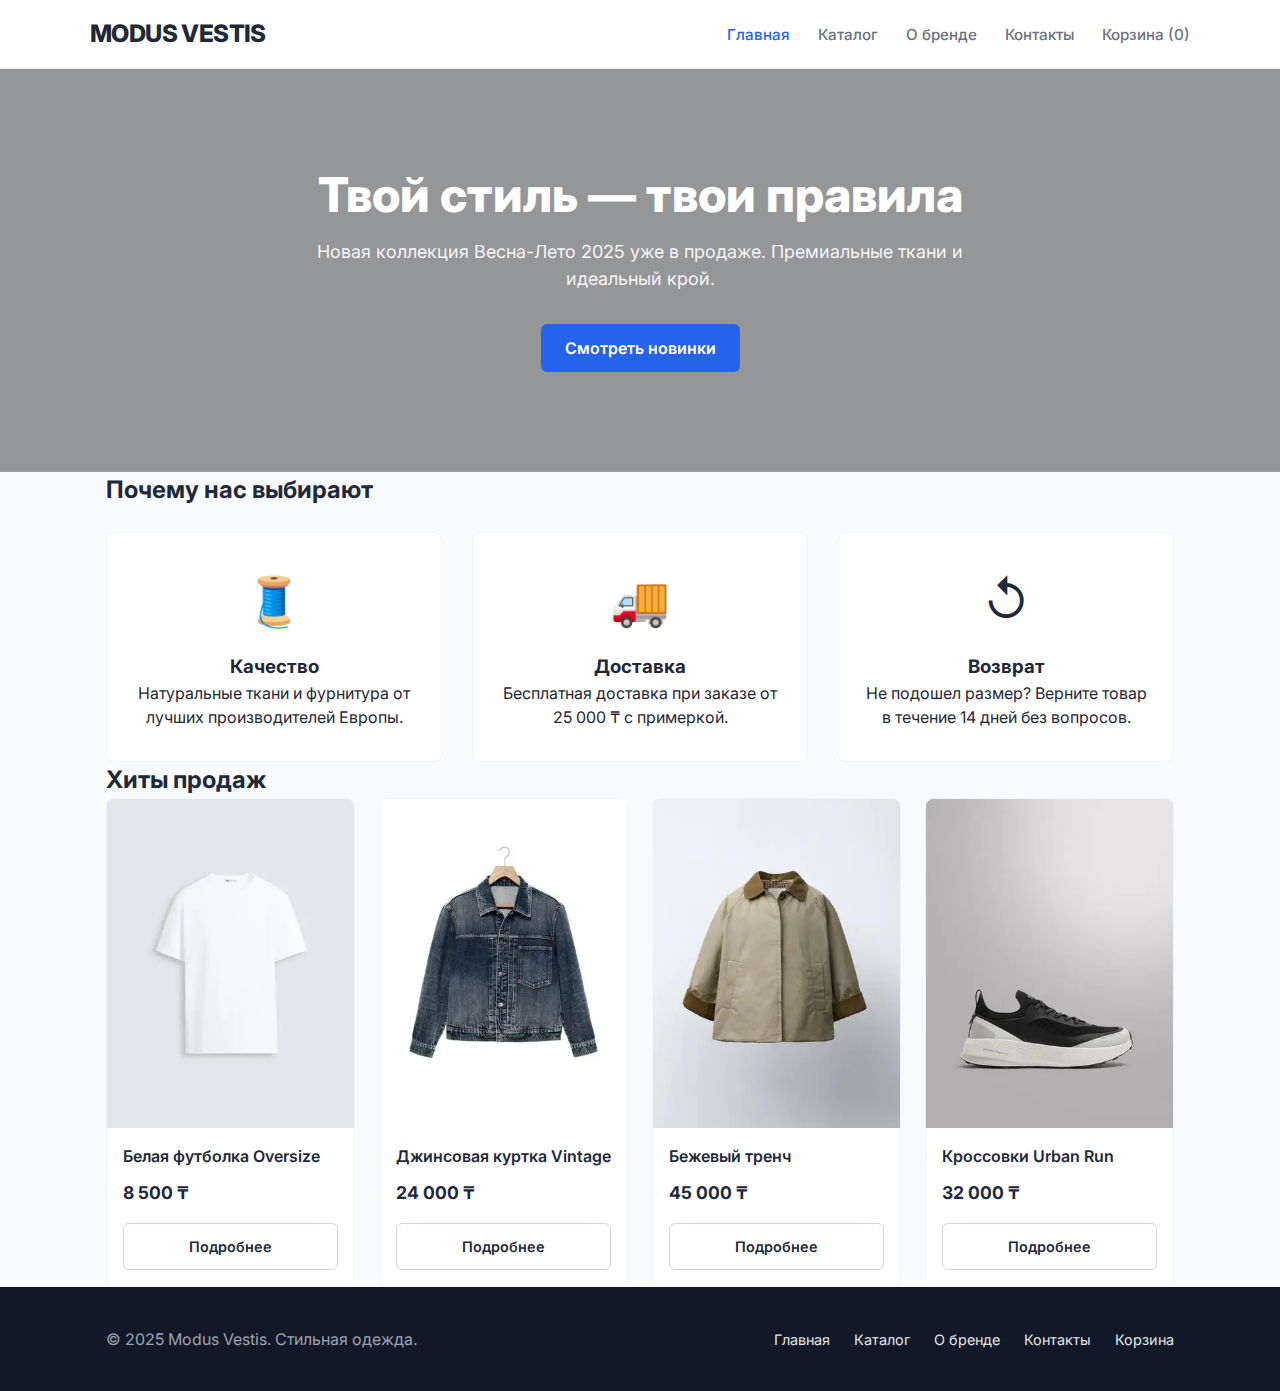
<file: xdxdxd/index.html>
<!doctype html>
<html lang="ru">
<head>
  <meta charset="utf-8" />
  <meta name="viewport" content="width=device-width,initial-scale=1" />
  <title>TrendStore — Стильная одежда</title>
  <link href="https://fonts.googleapis.com/css2?family=Inter:wght@300;400;500;600;700;800&display=swap" rel="stylesheet">
  <link rel="stylesheet" href="reset.css">
  <link rel="stylesheet" href="styles.css">
  <script src="script.js" defer></script>
</head>
<body>
  <header class="site-header">
    <div class="container header-inner">
      <div class="logo">
        <span>Modus Vestis</span>
      </div>
      
      <!-- Кнопка Гамбургер -->
      <button class="hamburger" aria-label="Меню">
        <span></span>
        <span></span>
        <span></span>
      </button>

      <nav class="main-nav">
        <a href="index.html" class="active">Главная</a>
        <a href="catalog.html">Каталог</a>
        <a href="about.html">О бренде</a>
        <a href="contacts.html">Контакты</a>
        <a href="cart.html">Корзина <span id="cart-count">(0)</span></a>
      </nav>
    </div>
  </header>

  <main>
    <section class="hero">
      <div class="container hero-content">
        <h1>Твой стиль — твои правила</h1>
        <p>Новая коллекция Весна-Лето 2025 уже в продаже. Премиальные ткани и идеальный крой.</p>
        <a class="btn btn-primary" href="catalog.html">Смотреть новинки</a>
      </div>
    </section>

    <section class="intro container">
      <h2>Почему нас выбирают</h2>
      <div class="features">
        <div class="feature">
          <span class="feature-icon">🧵</span>
          <h3>Качество</h3>
          <p>Натуральные ткани и фурнитура от лучших производителей Европы.</p>
        </div>
        <div class="feature">
          <span class="feature-icon">🚚</span>
          <h3>Доставка</h3>
          <p>Бесплатная доставка при заказе от 25 000 ₸ с примеркой.</p>
        </div>
        <div class="feature">
          <span class="feature-icon">↺</span>
          <h3>Возврат</h3>
          <p>Не подошел размер? Верните товар в течение 14 дней без вопросов.</p>
        </div>
      </div>
    </section>

    <section class="preview container">
      <h2>Хиты продаж</h2>
      <div class="grid-catalog" style="grid-template-columns: repeat(4, 1fr);">
        
        <article class="card">
          <img src="img/belaya-futbolka.webp" alt="белая футболка">
          <div class="card-body">
            <h3>Белая футболка Oversize</h3>
            <p class="price">8 500 ₸</p>
            <a class="btn btn-secondary" href="catalog.html">Подробнее</a>
          </div>
        </article>

        <article class="card">
          <img src="img/jeans-kurtka.webp" alt="Джинсовая куртка">
          <div class="card-body">
            <h3>Джинсовая куртка Vintage</h3>
            <p class="price">24 000 ₸</p>
            <a class="btn btn-secondary" href="catalog.html">Подробнее</a>
          </div>
        </article>

        <article class="card">
          <img src="img/trench.webp" alt="Плащ">
          <div class="card-body">
            <h3>Бежевый тренч</h3>
            <p class="price">45 000 ₸</p>
            <a class="btn btn-secondary" href="catalog.html">Подробнее</a>
          </div>
        </article>
        
        <article class="card">
            <img src="img/krossovki.webp" alt="Кроссовки">
            <div class="card-body">
              <h3>Кроссовки Urban Run</h3>
              <p class="price">32 000 ₸</p>
              <a class="btn btn-secondary" href="catalog.html">Подробнее</a>
            </div>
          </article>

      </div>
    </section>
  </main>

  <footer class="site-footer">
    <div class="container footer-inner">
      <p>© 2025 Modus Vestis. Стильная одежда.</p>
      <nav class="footer-nav">
        <a href="index.html">Главная</a>
        <a href="catalog.html">Каталог</a>
        <a href="about.html">О бренде</a>
        <a href="contacts.html">Контакты</a>
        <a href="cart.html">Корзина</a>
      </nav>
    </div>
  </footer>
</body>
</html>
</file>
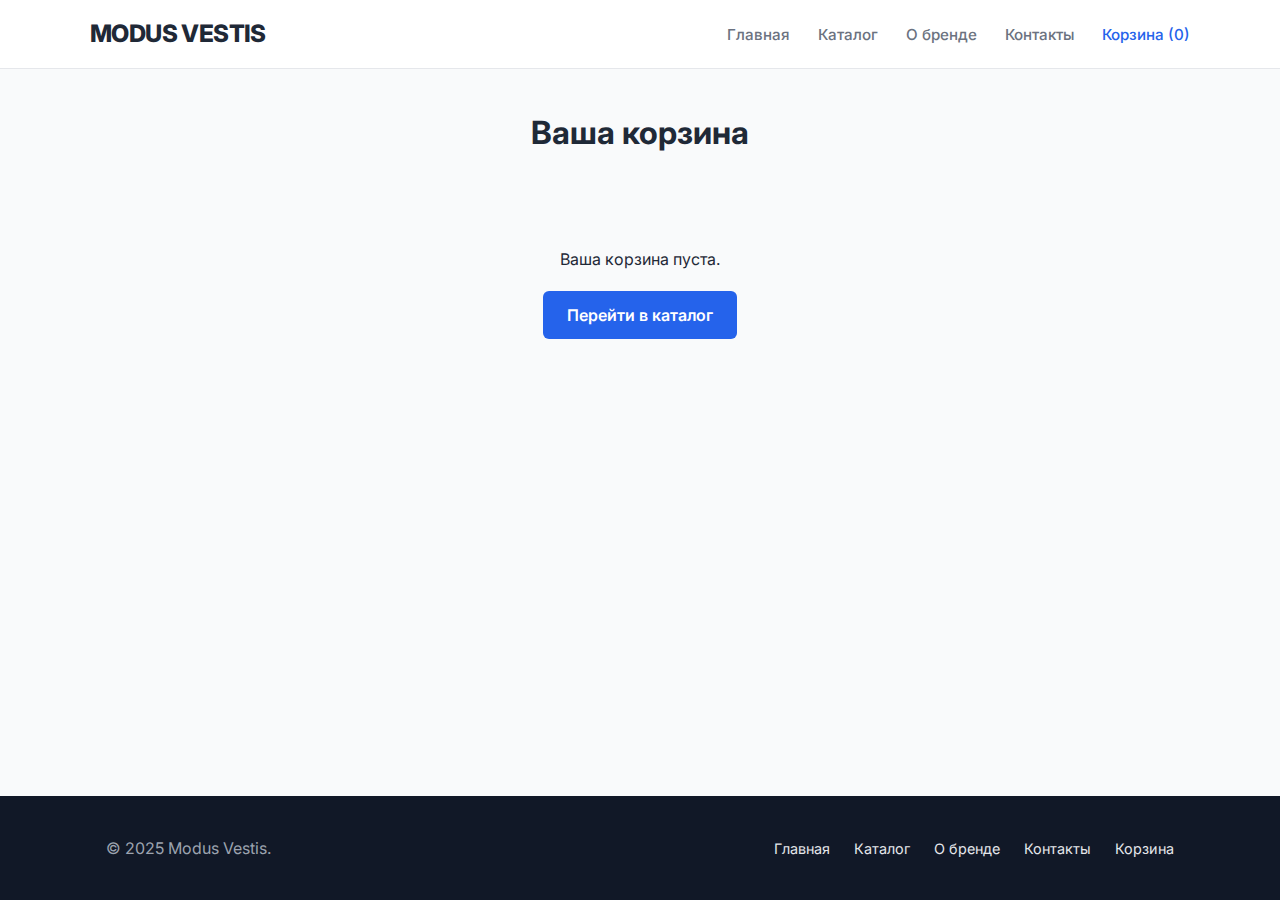
<file: xdxdxd/cart.html>
<!doctype html>
<html lang="ru">
<head>
  <meta charset="utf-8" />
  <meta name="viewport" content="width=device-width,initial-scale=1" />
  <title>TrendStore — Корзина</title>
  <link rel="icon" href="img/bazardomov_logo.webp" type="image/webp">
  <link href="https://fonts.googleapis.com/css2?family=Inter:wght@300;400;600;700&display=swap" rel="stylesheet">
  <link rel="stylesheet" href="reset.css">
  <link rel="stylesheet" href="styles.css">
  <script src="script.js" defer></script>
</head>
<body>
  <header class="site-header">
    <div class="container header-inner">
      <div class="logo">
        <span>Modus Vestis</span>
      </div>

            <!-- Кнопка Гамбургер-->
      <button class="hamburger" aria-label="Меню">
        <span></span>
        <span></span>
        <span></span>
      </button>

      <nav class="main-nav">
        <a href="index.html">Главная</a>
        <a href="catalog.html">Каталог</a>
        <a href="about.html">О бренде</a>
        <a href="contacts.html">Контакты</a>
        <a href="cart.html" class="active">Корзина <span id="cart-count">(0)</span></a>
      </nav>
    </div>
  </header>

  <main class="container" style="padding: 40px 16px; flex: 1;">
    <h1 style="margin-bottom: 30px;">Ваша корзина</h1>
    
    <div id="cart-container">
    </div>
  </main>
  
  <div class="toast-container" id="toast-container"></div>

  <footer class="site-footer">
    <div class="container footer-inner">
      <p>© 2025 Modus Vestis.</p>
      <nav class="footer-nav">
        <a href="index.html">Главная</a>
        <a href="catalog.html">Каталог</a>
        <a href="about.html">О бренде</a>
        <a href="contacts.html">Контакты</a>
        <a href="cart.html">Корзина</a>
      </nav>
    </div>
  </footer>
</body>
</html>
</file>
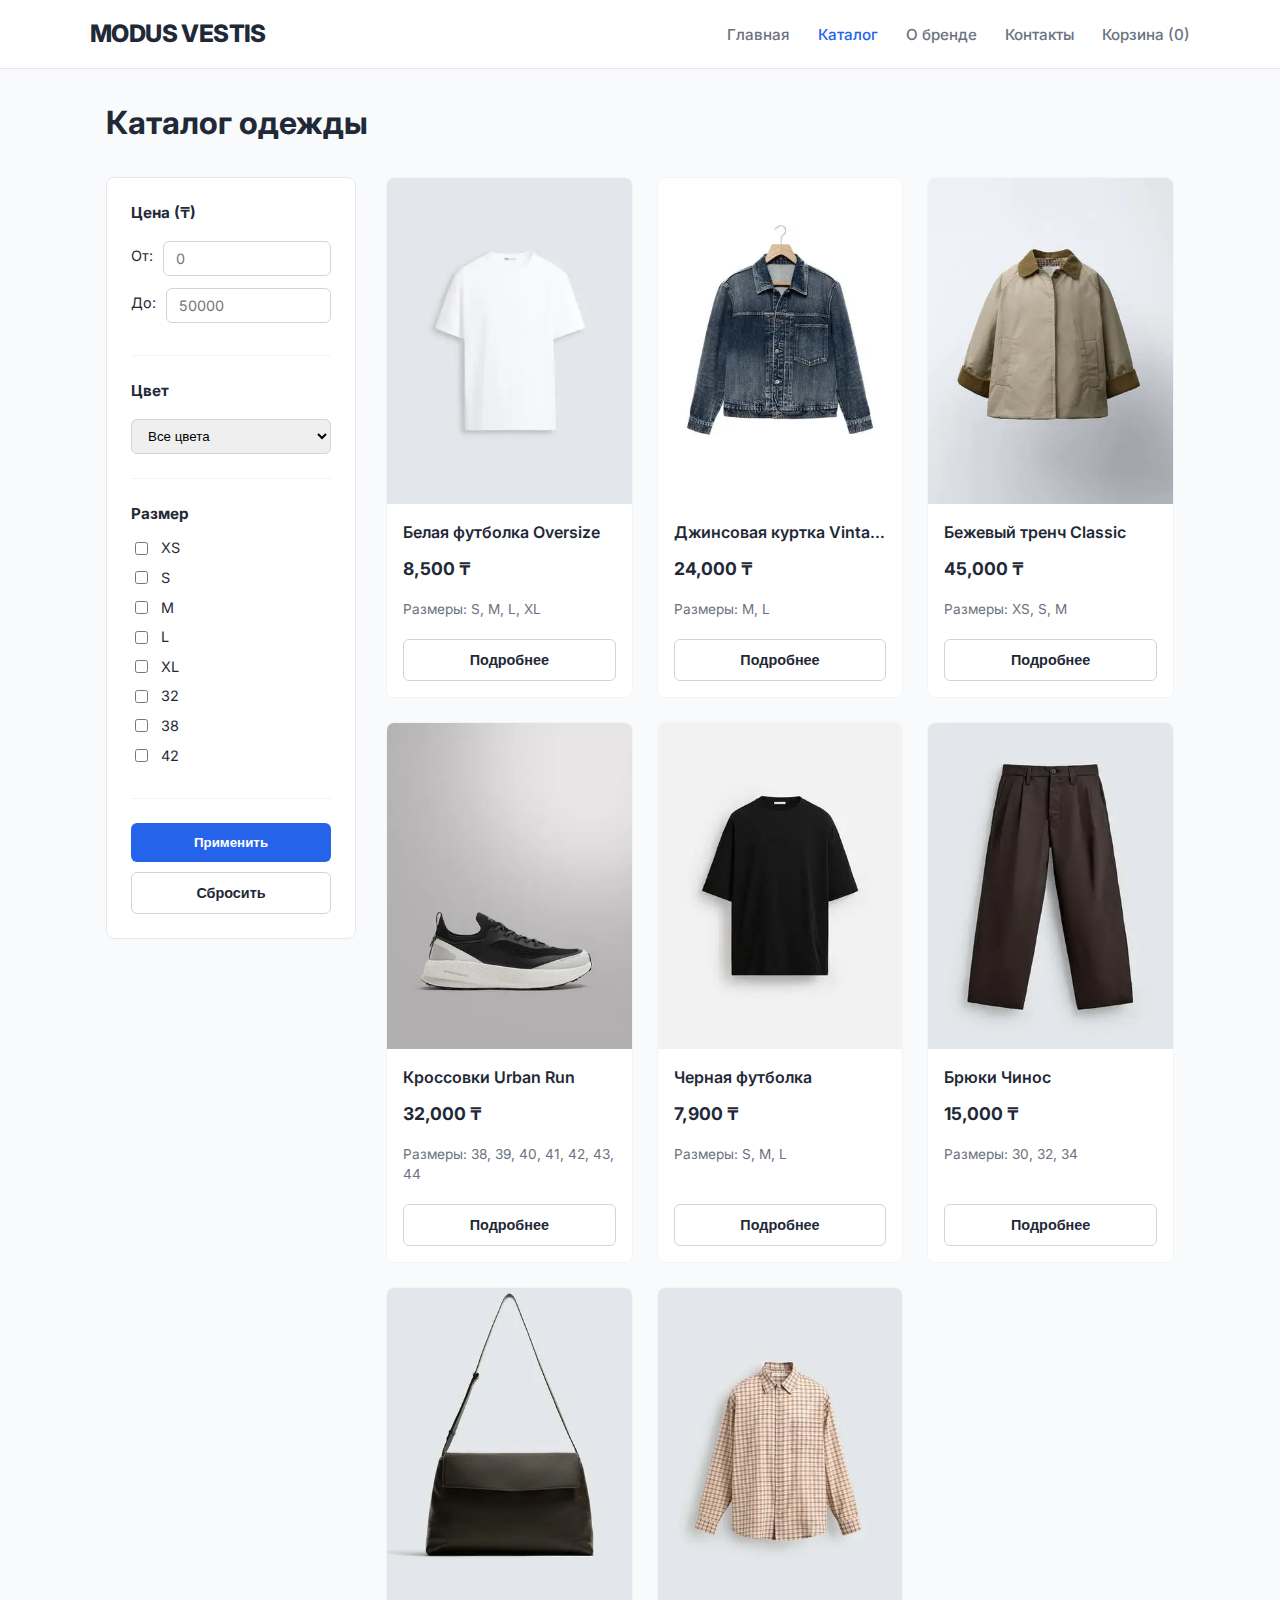
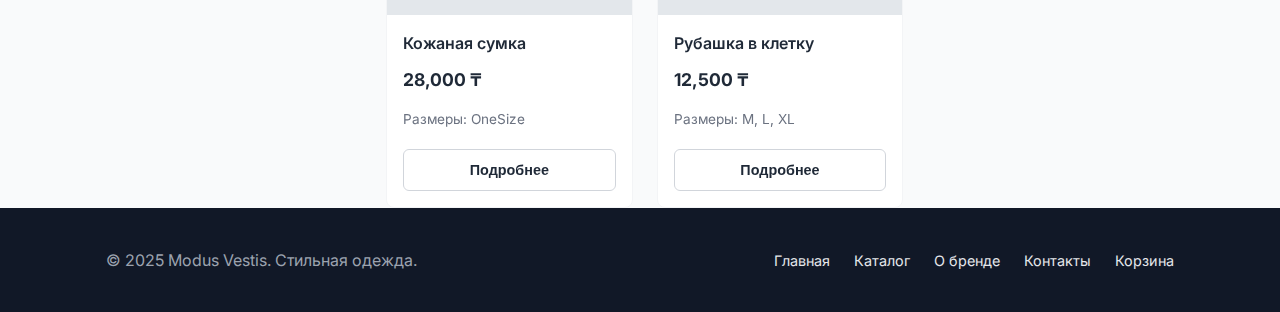
<file: xdxdxd/catalog.html>
<!DOCTYPE html>
<html lang="ru">
  <head>
    <meta charset="utf-8" />
    <meta name="viewport" content="width=device-width,initial-scale=1" />
    <title>TrendStore — Каталог</title>
    <link rel="icon" href="img/bazardomov_logo.webp" type="image/webp">
    <link href="https://fonts.googleapis.com/css2?family=Inter:wght@300;400;600;700&display=swap" rel="stylesheet"/>
    <link rel="stylesheet" href="reset.css">
    <link rel="stylesheet" href="styles.css">
    <script src="script.js" defer></script>
  </head>
  <body>
    <header class="site-header">
      <div class="container header-inner">
        <div class="logo">
          <span>Modus Vestis</span>
        </div>

              <!-- Кнопка Гамбургер-->
      <button class="hamburger" aria-label="Меню">
        <span></span>
        <span></span>
        <span></span>
      </button>

        <nav class="main-nav">
          <a href="index.html">Главная</a>
          <a href="catalog.html" class="active">Каталог</a>
          <a href="about.html">О бренде</a>
          <a href="contacts.html">Контакты</a>
          <a href="cart.html">Корзина <span id="cart-count">(0)</span></a>
        </nav>
      </div>
    </header>

    <main class="container">
      <section class="catalog">
        <h1 style="margin-top: 30px;">Каталог одежды</h1>
        
        <div class="catalog-container">
          <aside class="catalog-sidebar">
            <div class="filter-group">
              <h4>Цена (₸)</h4>
              <label>
                <span>От:</span> <input type="number" id="price-min" placeholder="0">
              </label>
              <label>
                <span>До:</span> <input type="number" id="price-max" placeholder="50000">
              </label>
            </div>

            <div class="filter-group">
              <h4>Цвет</h4>
              <select id="color-filter">
                <option value="all">Все цвета</option>
                <option value="white">Белый</option>
                <option value="black">Черный</option>
                <option value="blue">Синий</option>
                <option value="beige">Бежевый</option>
                <option value="brown">Коричневый</option>
                <option value="red">Красный</option>
              </select>
            </div>

            <div class="filter-group">
              <h4>Размер</h4>
              <label><input type="checkbox" name="size" value="XS"> XS</label>
              <label><input type="checkbox" name="size" value="S"> S</label>
              <label><input type="checkbox" name="size" value="M"> M</label>
              <label><input type="checkbox" name="size" value="L"> L</label>
              <label><input type="checkbox" name="size" value="XL"> XL</label>
              <label><input type="checkbox" name="size" value="32"> 32</label>
              <label><input type="checkbox" name="size" value="38"> 38</label>
              <label><input type="checkbox" name="size" value="42"> 42</label>
            </div>

            <button class="btn btn-primary" style="width: 100%" onclick="applyFilters()">Применить</button>
            <button class="btn btn-secondary" style="width: 100%; margin-top: 10px;" onclick="resetFilters()">Сбросить</button>
          </aside>

          <div class="catalog-main">
            <div id="catalog-grid" class="grid-catalog">
            </div>
          </div>
        </div>
      </section>
    </main>

    <!-- Универсальное модальное окно -->
    <div id="product-modal" class="modal">
      <div class="modal-content">
        <a href="#" class="modal-close" onclick="closeModal(event)">×</a>
        <div class="modal-body-grid" id="modal-body">
        </div>
      </div>
    </div>

    <div class="toast-container" id="toast-container"></div>

    <footer class="site-footer">
      <div class="container footer-inner">
        <p>© 2025 Modus Vestis. Стильная одежда.</p>
        <nav class="footer-nav">
          <a href="index.html">Главная</a>
          <a href="catalog.html">Каталог</a>
          <a href="about.html">О бренде</a>
          <a href="contacts.html">Контакты</a>
         <a href="cart.html">Корзина</a>
        </nav>
      </div>
    </footer>
  </body>
</html>
</file>
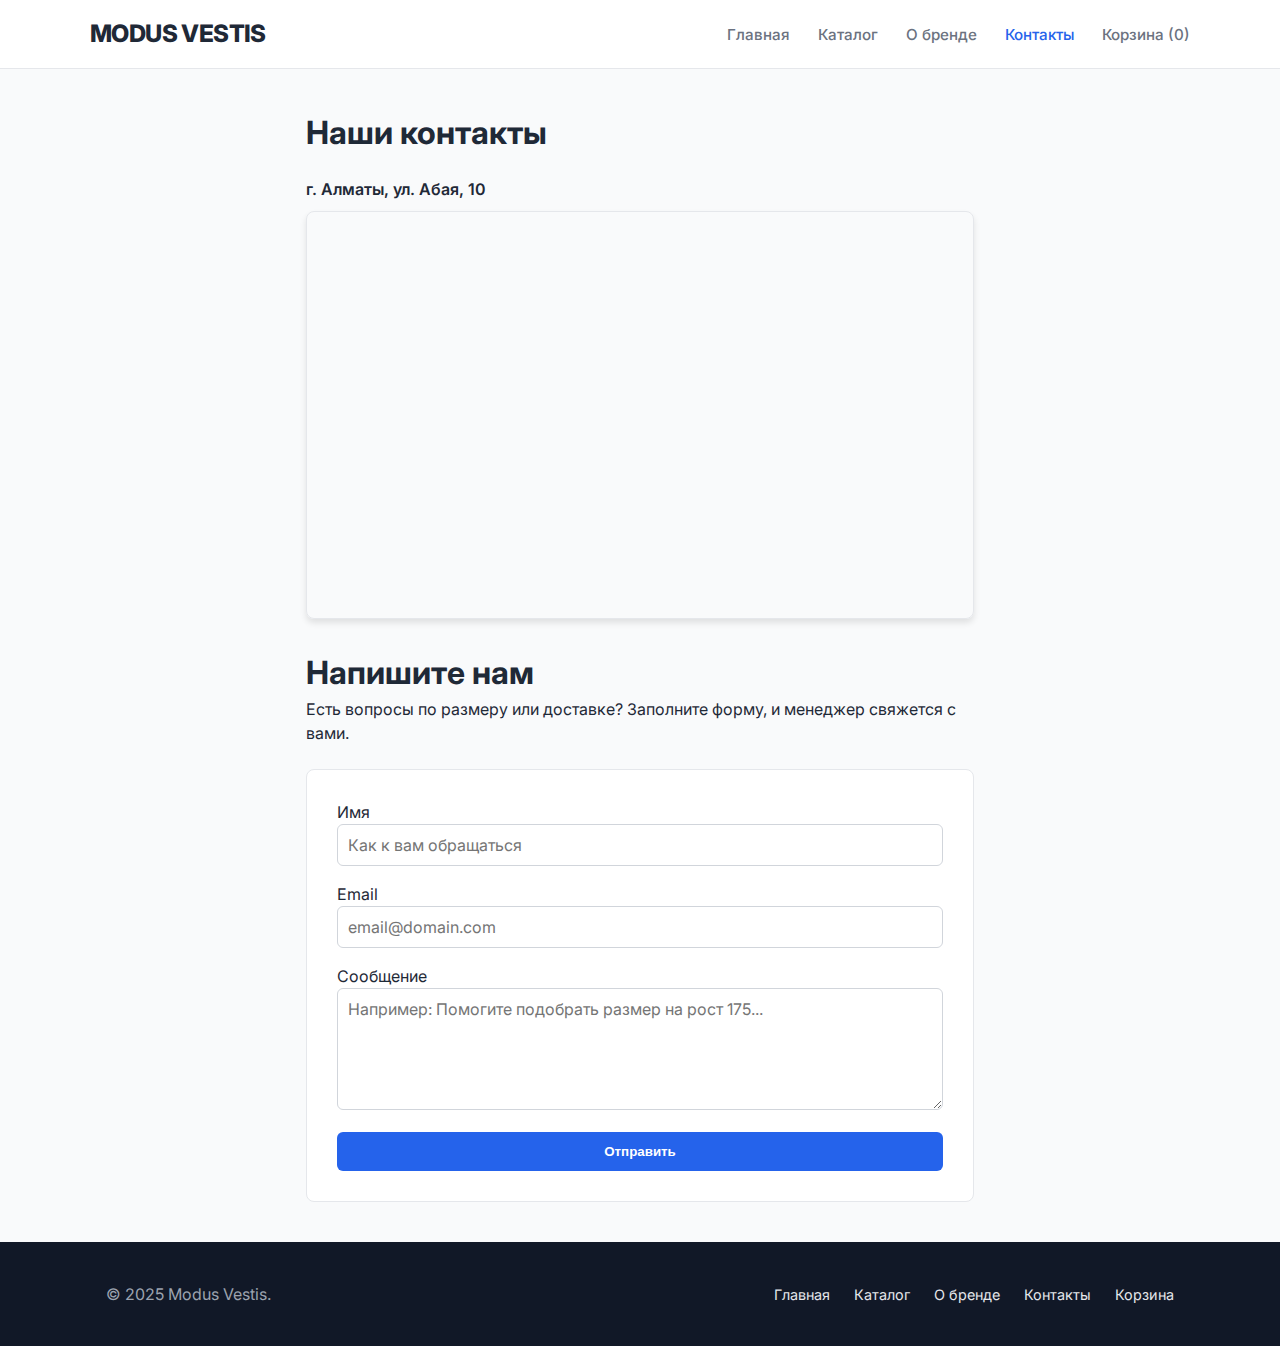
<file: xdxdxd/contacts.html>
<!doctype html>
<html lang="ru">
<head>
  <meta charset="utf-8" />
  <meta name="viewport" content="width=device-width,initial-scale=1" />
  <title>TrendStore — Контакты</title>
  <link rel="icon" href="img/bazardomov_logo.webp" type="image/webp">
  <link href="https://fonts.googleapis.com/css2?family=Inter:wght@300;400;600;700&display=swap" rel="stylesheet">
  <link rel="stylesheet" href="reset.css">
  <link rel="stylesheet" href="styles.css">
  <script src="script.js" defer></script>
</head>
<body>
  <header class="site-header">
    <div class="container header-inner">
      <div class="logo">
        <span>Modus Vestis</span>
      </div>

            <!-- Кнопка Гамбургер-->
      <button class="hamburger" aria-label="Меню">
        <span></span>
        <span></span>
        <span></span>
      </button>

      <nav class="main-nav">
        <a href="index.html">Главная</a>
        <a href="catalog.html">Каталог</a>
        <a href="about.html">О бренде</a>
        <a href="contacts.html" class="active">Контакты</a>
        <a href="cart.html">Корзина <span id="cart-count">(0)</span></a>
      </nav>
    </div>
  </header>

  <main class="container contacts-page">
    <h1 style="margin-bottom: 20px;">Наши контакты</h1>
    
    <!-- Адрес и Карта -->
    <div style="margin-bottom: 30px;">
        <p style="margin-bottom: 10px; font-weight: 600;">г. Алматы, ул. Абая, 10</p>
        <div style="border-radius: 8px; overflow: hidden; box-shadow: 0 4px 6px rgba(0,0,0,0.1); border: 1px solid #e5e7eb;">
            <iframe 
                src="https://www.google.com/maps/embed?pb=!1m18!1m12!1m3!1d2906.7766346294363!2d76.94528131544525!3d43.24523397913735!2m3!1f0!2f0!3f0!3m2!1i1024!2i768!4f13.1!3m3!1m2!1s0x38836ecad5d2639d%3A0x6d90d8a570077884!2z0L_RgNC-0YHQvy4g0JDQsdCw0Y8gMTAsINCQ0LvQvLQs0YLRiyAwNTAwMTAsINCa0LDQt9Cw0YXRgdGC0LDQvQ!5e0!3m2!1sru!2skz!4v1689600000000!5m2!1sru!2skz" 
                width="100%" 
                height="400" 
                style="border:0;" 
                allowfullscreen="" 
                loading="lazy" 
                referrerpolicy="no-referrer-when-downgrade">
            </iframe>
        </div>
    </div>

    <h1>Напишите нам</h1>
    <p>Есть вопросы по размеру или доставке? Заполните форму, и менеджер свяжется с вами.</p>

    <form class="contact-form" action="#" method="post" onsubmit="event.preventDefault(); alert('Сообщение отправлено!');">
      <label>
        Имя
        <input type="text" name="name" required placeholder="Как к вам обращаться">
      </label>

      <label>
        Email
        <input type="email" name="contact" required placeholder="email@domain.com">
      </label>

      <label>
        Сообщение
        <textarea name="message" rows="5" required placeholder="Например: Помогите подобрать размер на рост 175..."></textarea>
      </label>

      <button class="btn btn-primary" type="submit">Отправить</button>
    </form>
  </main>

  <footer class="site-footer">
    <div class="container footer-inner">
      <p>© 2025 Modus Vestis.</p>
      <nav class="footer-nav">
        <a href="index.html">Главная</a>
        <a href="catalog.html">Каталог</a>
        <a href="about.html">О бренде</a>
        <a href="contacts.html">Контакты</a>
        <a href="cart.html">Корзина</a>
      </nav>
    </div>
  </footer>
</body>
</html>
</file>
<file: xdxdxd/styles.css>
/* Обновлённый CSS-файл (styles.css) */

/* рут настройка */
:root {
  --bg: #f9fafb;
  --surface: #ffffff;
  --text: #1f2937;
  --muted: #6b7280;
  --accent: #2563eb;
  --accent-hover: #1d4ed8;
  --radius: 8px;
  --gap: 24px;
  --shadow: 0 4px 6px -1px rgba(0, 0, 0, 0.1), 0 2px 4px -1px rgba(0, 0, 0, 0.06);
  --transition: 0.3s ease;
  --min-font: 16px;
}

* {
  box-sizing: border-box;
}

body {
  font-family: "Inter", system-ui, -apple-system, sans-serif;
  background: var(--bg);
  color: var(--text);
  font-size: var(--min-font);
  line-height: 1.5;
  display: flex;
  flex-direction: column;
  min-height: 100vh;
}

/* Блокировка прокрутки при открытом меню */
body.no-scroll {
  overflow: hidden;
}

/* шапка */
.site-header {
  background: var(--surface);
  border-bottom: 1px solid #e5e7eb;
  position: sticky;
  top: 0;
  z-index: 40;
}
.header-inner {
  display: flex;
  align-items: center;
  justify-content: space-between;
  padding: 16px 0;
}
.logo {
  display: flex;
  align-items: center;
  font-weight: 800;
  color: var(--text);
  font-size: 1.5rem;
  letter-spacing: -0.025em;
  text-transform: uppercase;
  z-index: 51; /* Чтобы лого было над меню */
}

/* Гамбургер кнопка (скрыта на ПК) */
.hamburger {
  display: none;
  background: none;
  border: none;
  cursor: pointer;
  padding: 10px;
  z-index: 51;
  position: relative;
}
.hamburger span {
  display: block;
  width: 25px;
  height: 2px;
  background-color: var(--text);
  margin: 6px 0;
  transition: all 0.3s ease-in-out;
  border-radius: 2px;
}

/* Анимация гамбургера */
.hamburger.active span:nth-child(1) {
  transform: translateY(8px) rotate(45deg);
}
.hamburger.active span:nth-child(2) {
  opacity: 0;
}
.hamburger.active span:nth-child(3) {
  transform: translateY(-8px) rotate(-45deg);
}

/* нав навигация */
.main-nav a {
  margin-left: 24px;
  color: var(--muted);
  font-weight: 500;
  transition: color var(--transition);
  font-size: 0.95rem;
}
.main-nav a:hover,
.main-nav a.active {
  color: var(--accent);
}

/* главное (Hero) */
.hero {
  background: linear-gradient(rgba(0,0,0,0.4), rgba(0,0,0,0.4)), url('https://images.unsplash.com/photo-1483985988355-763728e1935b?ixlib=rb-4.0.3&auto=format&fit=crop&w=1470&q=80');
  background-size: cover;
  background-position: center;
  padding: 100px 0;
  color: white;
  text-align: center;
}
.hero-content {
  max-width: 700px;
  margin: 0 auto;
}
.hero h1 {
  font-size: 3rem;
  margin-bottom: 16px;
  font-weight: 800;
  line-height: 1.1;
}
.hero p {
  color: #f3f4f6;
  margin-bottom: 32px;
  font-size: 1.125rem;
}

/* кнопки */
.btn {
  display: inline-flex;
  align-items: center;
  justify-content: center;
  padding: 12px 24px;
  border-radius: 6px;
  transition: all var(--transition);
  font-weight: 600;
  text-align: center;
  border: none;
  cursor: pointer;
  text-decoration: none;
}
.btn-primary {
  background: var(--accent);
  color: #fff;
}
.btn-primary:hover {
  background: var(--accent-hover);
  transform: translateY(-2px);
  box-shadow: 0 10px 15px -3px rgba(37, 99, 235, 0.3);
}

.btn-secondary {
  background: transparent;
  border: 1px solid #d1d5db;
  color: var(--text);
  font-size: 0.9rem;
  width: 100%;
}
.btn-secondary:hover {
  border-color: var(--text);
  background: var(--text);
  color: #fff;
}

/* КАТАЛОГ С ФИЛЬТРАМИ */
.catalog-container {
  display: flex;
  gap: 30px;
  align-items: flex-start;
  margin-top: 30px;
}

.catalog-sidebar {
  width: 250px;
  flex-shrink: 0;
  background: var(--surface);
  padding: 24px;
  border-radius: var(--radius);
  border: 1px solid #e5e7eb;
  position: sticky;
  top: 90px;
}

.filter-group {
  margin-bottom: 24px;
  padding-bottom: 24px;
  border-bottom: 1px solid #f3f4f6;
}
.filter-group:last-child {
  border-bottom: none;
  padding-bottom: 0;
  margin-bottom: 0;
}
.filter-group h4 {
  font-weight: 700;
  margin-bottom: 12px;
  font-size: 0.95rem;
}
.filter-group label {
  display: flex;
  align-items: center;
  gap: 10px;
  margin-bottom: 8px;
  font-size: 0.9rem;
  cursor: pointer;
  color: var(--text);
}
.filter-group input[type="number"], 
.filter-group select {
  width: 100%;
  padding: 8px 12px;
  border: 1px solid #d1d5db;
  border-radius: 6px;
  margin-top: 4px;
}

.catalog-main {
  flex-grow: 1;
}

.grid-catalog {
  display: grid;
  grid-template-columns: repeat(3, 1fr);
  gap: 24px;
}
.no-results {
    grid-column: 1 / -1;
    text-align: center;
    padding: 40px;
    background: var(--surface);
    border-radius: var(--radius);
    color: var(--muted);
}

/* Карточки */
.card {
  background: var(--surface);
  border-radius: var(--radius);
  overflow: hidden;
  transition: transform var(--transition), box-shadow var(--transition);
  display: flex;
  flex-direction: column;
  position: relative;
  border: 1px solid #f3f4f6;
}
.card:hover {
  transform: translateY(-5px);
  box-shadow: var(--shadow);
}
.card img {
  width: 100%;
  aspect-ratio: 3 / 4; 
  object-fit: cover;
  display: block;
}
.card-body {
  padding: 16px;
  display: flex;
  flex-direction: column;
  gap: 8px;
  flex: 1;
}
.card h3 {
  font-size: 1rem;
  font-weight: 600;
  margin-bottom: 4px;
  white-space: nowrap;
  overflow: hidden;
  text-overflow: ellipsis;
}
.price {
  color: var(--text);
  font-weight: 700;
  font-size: 1.1rem;
  margin-bottom: 8px;
}
.card-meta {
  font-size: 0.85rem;
  color: var(--muted);
  margin-bottom: 12px;
}
.card-body .btn {
  margin-top: auto;
}

/* КОРЗИНА */
.empty-cart {
    text-align: center;
    padding: 60px 0;
}
.cart-table {
  width: 100%;
  border-collapse: collapse;
  margin-bottom: 24px;
  background: var(--surface);
  border-radius: var(--radius);
  overflow: hidden;
  box-shadow: 0 1px 3px rgba(0,0,0,0.1);
}
.cart-table th, .cart-table td {
  padding: 16px;
  text-align: left;
  border-bottom: 1px solid #e5e7eb;
}
.cart-table th {
  font-weight: 600;
  background: #f9fafb;
  color: var(--muted);
  font-size: 0.9rem;
  text-transform: uppercase;
}
.remove-btn {
  color: #ef4444;
  cursor: pointer;
  background: none;
  border: none;
  font-size: 1.5rem;
  line-height: 1;
  padding: 0 8px;
  transition: color 0.2s;
}
.remove-btn:hover { color: #dc2626; }

.cart-summary {
    background: var(--surface);
    padding: 24px;
    border-radius: var(--radius);
    text-align: right;
    box-shadow: var(--shadow);
}
.cart-total {
  font-size: 1.5rem;
  font-weight: 800;
  margin-bottom: 20px;
}
.cart-actions {
  display: flex;
  justify-content: flex-end;
  gap: 16px;
}
.cart-actions .btn {
    width: auto;
}

/* МОДАЛЬНЫЕ ОКНА */
.modal {
  position: fixed;
  top: 0;
  left: 0;
  right: 0;
  bottom: 0;
  background: rgba(0, 0, 0, 0.6);
  display: none;
  align-items: center;
  justify-content: center;
  z-index: 999;
  padding: 16px;
  backdrop-filter: blur(4px);
}
.modal-content {
  background: var(--surface);
  border-radius: var(--radius);
  max-width: 900px;
  width: 100%;
  padding: 0;
  box-shadow: 0 20px 25px -5px rgba(0, 0, 0, 0.1);
  position: relative;
  display: flex;
  overflow: hidden;
  animation: modalFade 0.3s ease forwards;
}
.modal-body-grid {
  display: flex;
  width: 100%;
}
.modal-img {
  width: 50%;
  background: #f3f4f6;
}
.modal-img img {
  width: 100%;
  height: 100%;
  object-fit: cover;
}
.modal-info {
  width: 50%;
  padding: 40px;
  display: flex;
  flex-direction: column;
}
.modal-close {
  position: absolute;
  top: 16px;
  right: 16px;
  width: 32px;
  height: 32px;
  display: flex;
  align-items: center;
  justify-content: center;
  border-radius: 50%;
  background: rgba(255,255,255,0.8);
  color: var(--text);
  font-size: 24px;
  line-height: 1;
  transition: background 0.2s;
  z-index: 10;
}
.modal-close:hover {
  background: #fff;
}

@keyframes modalFade {
  from { opacity: 0; transform: scale(0.95); }
  to { opacity: 1; transform: scale(1); }
}

/* УВЕДОМЛЕНИЯ (TOAST) */
.toast-container {
  position: fixed;
  bottom: 24px;
  right: 24px;
  z-index: 2000;
  display: flex;
  flex-direction: column;
  gap: 10px;
}
.toast {
  padding: 16px 24px;
  border-radius: var(--radius);
  color: white;
  font-weight: 500;
  box-shadow: 0 10px 15px -3px rgba(0, 0, 0, 0.1);
  opacity: 1;
  transition: opacity 0.3s ease;
  min-width: 250px;
}
.toast.success { background-color: #10b981; }
.toast.error { background-color: #ef4444; }

/* футер */
.site-footer {
  background: #111827;
  color: #9ca3af;
  margin-top: auto; /* прижимает к низу */
  padding: 40px 0;
}
.footer-inner {
  display: flex;
  justify-content: space-between;
  align-items: center;
}
.footer-nav a {
  margin-left: 20px;
  color: #e5e7eb;
  font-size: 0.9rem;
}
.footer-nav a:hover {
  color: white;
}

/* Другие страницы */
.about-intro { padding: 40px 0; }
.about-grid { display: flex; gap: 40px; align-items: center; margin-top: 30px; }
.about-text { flex: 1; }
.about-photo { flex: 1; }
.about-photo img { width: 100%; border-radius: var(--radius); }
.contacts-page { max-width: 700px; margin-top: 40px; margin-bottom: 40px; }
.contact-form {
  background: var(--surface);
  padding: 30px;
  border-radius: var(--radius);
  border: 1px solid #e5e7eb;
  margin-top: 24px;
  display: flex;
  flex-direction: column;
  gap: 16px;
}
.contact-form input, .contact-form textarea {
    padding: 10px;
    border: 1px solid #d1d5db;
    border-radius: 6px;
    width: 100%;
}
.features { display: flex; gap: 30px; margin-top: 24px; }
.feature { flex: 1; background: var(--surface); padding: 32px 24px; border-radius: var(--radius); text-align: center; border: 1px solid #f3f4f6; }
.feature-icon { font-size: 3rem; display: block; margin-bottom: 16px; }

/* АДАПТИВ */
@media (max-width: 1024px) {
  .grid-catalog { grid-template-columns: repeat(2, 1fr); }
  .catalog-sidebar { width: 220px; }
}
@media (max-width: 768px) {
  /* Меню для мобильных */
  .hamburger {
    display: block;
  }
  
  .main-nav {
    position: fixed;
    top: 0;
    right: -100%; 
    width: 100%;
    height: 100vh;
    background: var(--surface);
    display: flex;
    flex-direction: column;
    align-items: center;
    justify-content: center;
    transition: 0.3s cubic-bezier(0.4, 0, 0.2, 1);
    z-index: 50;
    padding: 20px;
  }
  
  .main-nav.active {
    right: 0;
    box-shadow: -5px 0 15px rgba(0,0,0,0.1);
  }

  .main-nav a {
    margin: 16px 0;
    font-size: 1.5rem;
    color: var(--text);
  }
</file>
